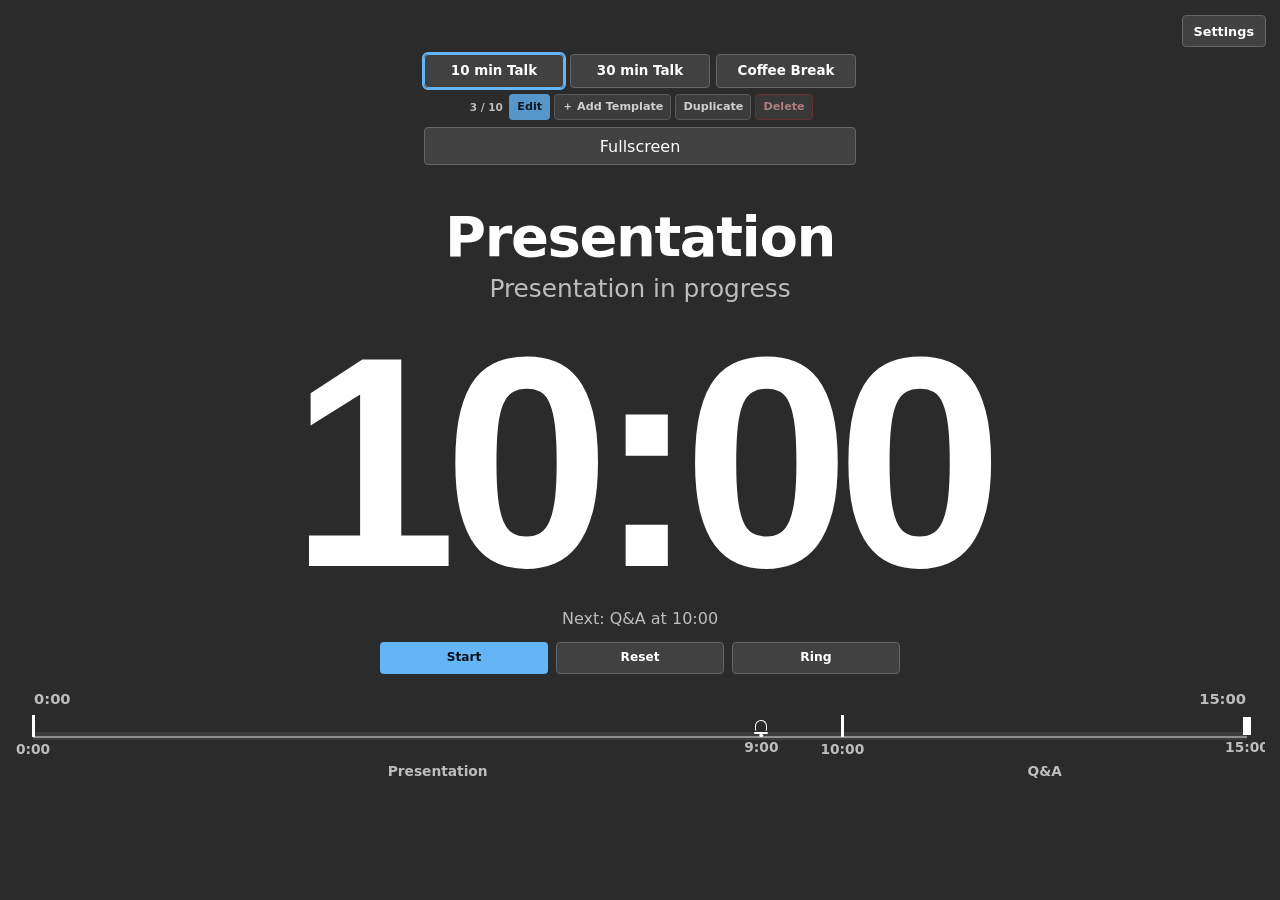
<file: index.html>
<!doctype html>
<html lang="en">
<head>
  <meta charset="utf-8">
  <meta name="viewport" content="width=device-width,initial-scale=1,viewport-fit=cover">
  <meta name="theme-color" content="#2b2b2b">
  <title>Presentation Timer</title>
  <link rel="stylesheet" href="style.css">
</head>
<body class="dark">
  <main class="app-shell" id="appShell">
    <header class="topbar normal-ui">
      <button id="settingsToggle">Settings</button>
    </header>

    <section id="settingsPanel" class="settings-panel hidden normal-ui">
      <h2 id="generalHeading">General</h2>
      <div class="settings-content-grid">
        <div class="general-grid">
          <label><span id="themeLabel">Theme</span>
            <select id="themeSelect">
              <option value="light">Light</option><option value="dark" selected>Dark</option>
              <option value="high-contrast">High Contrast</option><option value="paper">Paper</option>
              <option value="matrix">Matrix</option><option value="tokyo-night">Tokyo Night</option>
              <option value="cyberpunk">Cyberpunk</option><option value="solarized">Solarized</option>
            </select>
          </label>
          <label><span id="languageLabel">Language</span>
            <select id="languageSelect"><option value="en">English</option><option value="ja">日本語</option></select>
          </label>
        <label><span id="timerSizeLabel">Timer Font Size (px)</span>
          <input id="timerSizeSelect" type="number" inputmode="numeric" min="72" max="320" step="4" value="300" aria-label="Timer Font Size in pixels">
        </label>
        </div>
        <div class="setting-actions general-actions">
          <button id="saveFile">Save Settings</button>
          <button id="loadFile">Load Settings</button>
          <input id="loadFileInput" type="file" accept="application/json,.json" hidden>
          <button id="restoreDefaults">Restore Defaults</button>
          <button id="clearData" class="danger-soft">Clear Local Data</button>
        </div>
      </div>
      <div id="saveStatus" class="status-line"></div>
    </section>

    <section class="template-switch-row normal-ui">
<nav id="mainTemplateButtons" class="template-bar" aria-label="Templates"></nav>
      <div class="template-actions" aria-label="Template actions">
        <span id="templateCount" class="template-count">3 / 10</span>
        <span id="editModeStatus" class="edit-mode-status hidden">Edit Mode · Changes are saved automatically</span>
        <button id="editToggle" class="primary template-edit-btn">Edit</button>
        <button id="addTemplate" class="template-manage-btn">＋ Add Template</button>
        <button id="duplicateTemplate" class="template-manage-btn">Duplicate</button>
        <button id="deleteTemplate" class="template-manage-btn danger-soft">Delete</button>
      </div>
      <div class="template-fullscreen-row">
        <button id="fullscreenBtn">Fullscreen</button>
      </div>
    </section>

    <section id="templateEditor" class="template-editor hidden normal-ui">
      <div class="template-editor-head">
        <div class="eyebrow" id="templateSettingsLabel">Template Settings</div>
      </div>
      <div class="template-settings-grid compact-settings">
        <label><span id="templateTitleLabel">Template title</span><input id="templateTitle" type="text"></label>
        <label><span id="snapLabel">Snap</span>
          <select id="snapSelect"><option value="60">1 min</option><option value="30" selected>30 sec</option><option value="10">10 sec</option><option value="1">1 sec</option></select>
        </label>
        <fieldset class="inline-choice">
          <legend id="countModeLabel">Count mode</legend>
          <label><input type="radio" name="countMode" value="down" checked><span>Count Down</span></label>
          <label><input type="radio" name="countMode" value="up"><span>Count Up</span></label>
        </fieldset>
        <label class="check-setting"><input id="timelineControl" type="checkbox"><span id="timelineControlLabel">Enable Timeline Control</span></label>
        <label class="check-setting"><input id="overtimeAlertEnabled" type="checkbox"><span id="overtimeAlertLabel">Overtime Alert (+3:00)</span></label>
        <label><span id="manualBellLabel">Manual Bell Count</span><input id="manualBellCount" type="number" min="1" max="8" value="4"></label>
        <label><span id="volumeText">Bell Volume</span> <span id="volumeLabel">100%</span><input id="bellVolume" type="range" min="0" max="100" value="100"></label>
      </div>
    </section>

    <section id="editorToolbar" class="toolbar hidden normal-ui">
      <span class="toolbar-label" id="toolLabel">Tool</span>
      <button class="tool active" data-tool="select" id="selectTool">Select</button>
      <button class="tool" data-tool="alert" id="alertTool">Alert Bell</button>
      <button class="tool" data-tool="event" id="eventTool">Event</button>
      <span class="toolbar-hint" id="toolbarHint">Click the bar to add. Grab a marker to move it.</span>
    </section>

    <div id="runtimeStage" class="runtime-stage">
    <section class="timeline-card persistent-ui">
      <div class="timeline-caption-row"><span id="startLabel">0:00</span><span id="endLabel">15:00</span></div>
      <div id="timeline" class="timeline">
        <div id="segments" class="segments"></div><div class="track-line"></div><div id="playhead" class="playhead"></div><div id="markerLayer" class="marker-layer"></div>
      </div>
      <div id="phaseLabels" class="phase-labels"></div>
    </section>

    <section class="timer-card persistent-ui" id="timerCard">
      <div id="activeTitle" class="active-title">Presentation</div>
      <div id="activeMessage" class="active-message">Presentation in progress</div>
      <div id="mainTime" class="main-time">10:00</div>
      <div id="nextInfo" class="next-info">Next: Q&amp;A at 10:00</div>
      <div class="runtime-controls">
        <div class="controls controls-primary">
          <button id="startPause" class="primary">Start</button>
          <button id="resetBtn">Reset</button>
          
        </div>
        <button id="ringBtn" class="ring-wide">Ring</button>
      </div>
    </section>

    </div>

    <section id="scheduleCard" class="table-card normal-ui hidden">
      <div class="section-title-row"><h2 id="scheduleHeading">Schedule</h2><span id="syncHint">Timeline and rows stay synchronized.</span></div>
      <div class="table-wrap"><table><thead><tr><th id="thTime">Time</th><th id="thType">Type</th><th id="thBell">Bell</th><th id="thTitle">Title</th><th id="thMessage">Message</th><th id="thActions">Actions</th></tr></thead><tbody id="scheduleBody"></tbody></table></div>
    </section>

    <div id="editBottomStage" class="edit-bottom-stage hidden normal-ui"></div>
  </main>
  <script src="app.js"></script>
</div>

</body>
</html>
</file>
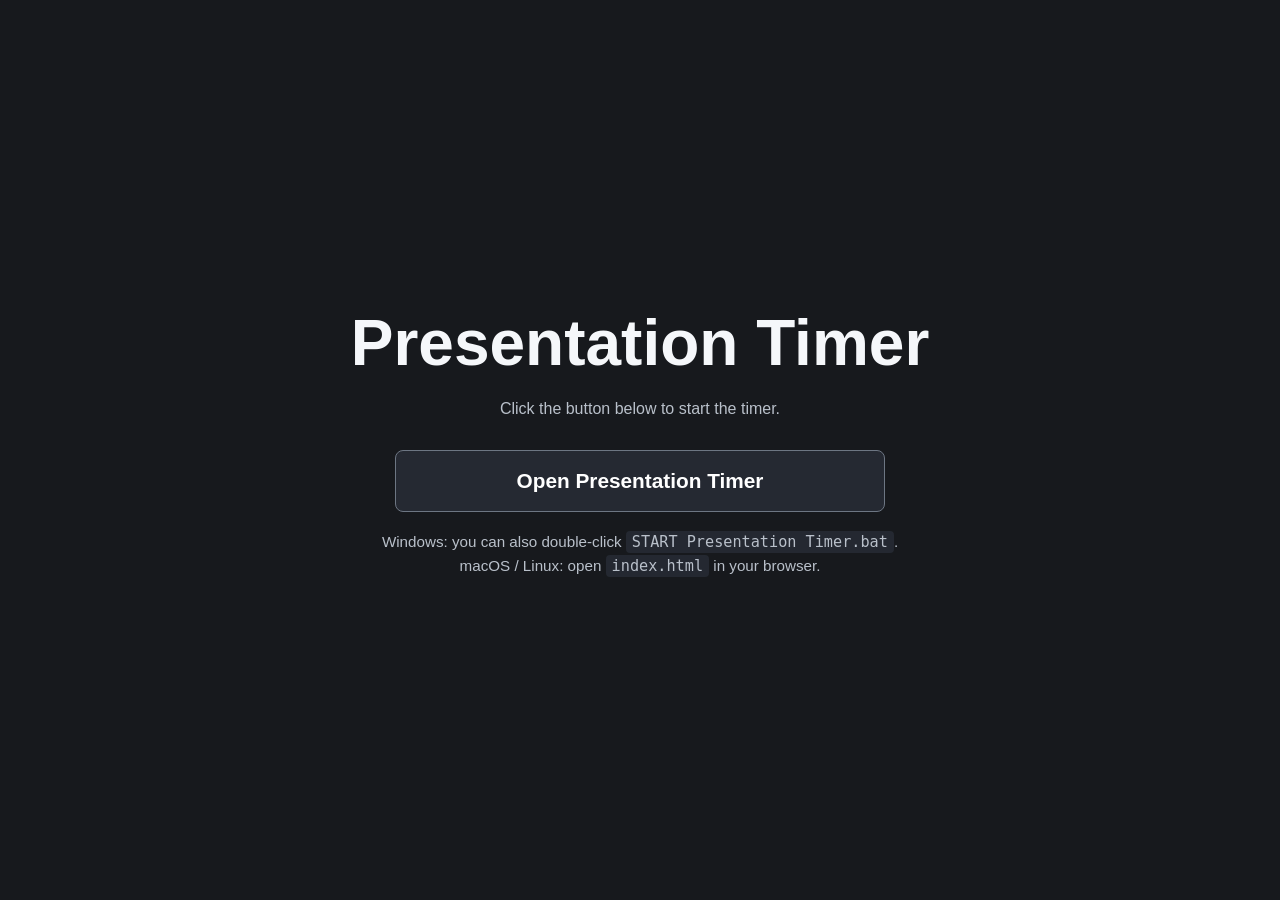
<file: 00_START_HERE.html>
<!doctype html>
<html lang="en">
<head>
  <meta charset="utf-8">
  <meta name="viewport" content="width=device-width,initial-scale=1">
  <title>Start Presentation Timer</title>
  <style>
    :root{color-scheme:dark light}
    body{
      margin:0;
      min-height:100vh;
      display:grid;
      place-items:center;
      font-family:Arial,Helvetica,sans-serif;
      background:#17191d;
      color:#f5f7fa;
    }
    main{
      width:min(680px,calc(100% - 32px));
      text-align:center;
    }
    h1{font-size:clamp(2rem,6vw,4rem);margin:0 0 12px}
    p{color:#b9c0ca;line-height:1.6}
    a{
      display:block;
      margin:28px auto 18px;
      padding:18px 24px;
      max-width:440px;
      border:1px solid #6d7683;
      border-radius:8px;
      color:#fff;
      text-decoration:none;
      font-size:1.3rem;
      font-weight:700;
      background:#252932;
    }
    a:hover{background:#303641}
    .small{font-size:.95rem}
    code{background:#242831;padding:2px 6px;border-radius:4px}
  </style>
</head>
<body>
  <main>
    <h1>Presentation Timer</h1>
    <p>Click the button below to start the timer.</p>
    <a href="index.html">Open Presentation Timer</a>
    <p class="small">
      Windows: you can also double-click <code>START Presentation Timer.bat</code>.<br>
      macOS / Linux: open <code>index.html</code> in your browser.
    </p>
  </main>
</body>
</html>
</file>
<file: style.css>
*{box-sizing:border-box}:root{--bg:#fff;--text:#111;--muted:#666;--panel:#f5f5f5;--panel2:#eee;--border:#aaa;--input:#fff;--accent:#4aa3ff;--alert:#ffd166;--event:#75d98b;--danger:#ff6b6b;--segA:#e9edf2;--segB:#dde5ec;--play:#111}
body.dark{--bg:#2b2b2b;--text:#fff;--muted:#bdbdbd;--panel:#353535;--panel2:#414141;--border:#666;--input:#333;--accent:#64b5f6;--segA:#3a4652;--segB:#333d47;--play:#fff}
body.high-contrast{--bg:#000;--text:#fff;--muted:#ddd;--panel:#090909;--panel2:#151515;--border:#fff;--input:#000;--accent:#00ffff;--alert:#ffe600;--event:#00ff66;--segA:#111;--segB:#222;--play:#fff}
body.paper{--bg:#f4efe3;--text:#2b2925;--muted:#777066;--panel:#ebe3d3;--panel2:#efe8da;--border:#a89d89;--input:#fbf7ee;--accent:#7a5b3a;--alert:#d9a441;--event:#6f9865;--segA:#e5dac5;--segB:#ddd0b9;--play:#2b2925}
body.matrix{--bg:#030806;--text:#39ff78;--muted:#6bcf8c;--panel:#07110b;--panel2:#09150d;--border:#2bdc65;--input:#020603;--accent:#39ff78;--alert:#b8ff39;--event:#39ff78;--segA:#0a1d11;--segB:#0d2616;--play:#b8ff39;font-family:"Courier New",monospace}
body.tokyo-night{--bg:#1a1b26;--text:#c0caf5;--muted:#737aa2;--panel:#24283b;--panel2:#2a2e43;--border:#565f89;--input:#1f2335;--accent:#7dcfff;--alert:#e0af68;--event:#9ece6a;--segA:#292e45;--segB:#22263a;--play:#7dcfff}
body.cyberpunk{--bg:#08090d;--text:#f8f8f2;--muted:#a9a9b2;--panel:#14161d;--panel2:#181b23;--border:#f5e642;--input:#0e1016;--accent:#00f0ff;--alert:#f5e642;--event:#00ff9f;--segA:#1a1d26;--segB:#11141b;--play:#ff2a6d}
body.solarized{--bg:#002b36;--text:#eee8d5;--muted:#839496;--panel:#073642;--panel2:#0b3b47;--border:#586e75;--input:#073642;--accent:#2aa198;--alert:#b58900;--event:#859900;--segA:#0a414c;--segB:#073946;--play:#268bd2}
body{margin:0;background:var(--bg);color:var(--text);font-family:Inter,ui-sans-serif,system-ui,-apple-system,"Segoe UI",sans-serif;transition:.15s background,.15s color}button,input,select{font:inherit}button{cursor:pointer;border:1px solid var(--border);background:var(--panel2);color:var(--text);padding:8px 13px;border-radius:4px}button:hover{filter:brightness(1.08)}button:disabled{opacity:.45;cursor:not-allowed}.primary{background:var(--accent);color:#07131d;border-color:transparent;font-weight:850}.app-shell{width:min(1260px,calc(100% - 28px));margin:auto;padding:14px 0 36px}.topbar{display:flex;justify-content:space-between;align-items:center;gap:12px;margin-bottom:10px}.topbar h1{font-size:clamp(1.25rem,2.3vw,1.85rem);margin:0}.top-actions{display:flex;gap:7px;flex-wrap:wrap;justify-content:flex-end}.hidden{display:none!important}.settings-panel,.timeline-card,.timer-card,.marker-editor,.table-card,.toolbar,.template-editor{background:var(--panel);border:1px solid var(--border);border-radius:5px}.settings-panel{padding:13px;margin-bottom:10px}.settings-panel>h2{font-size:1rem;margin:0 0 10px}.general-grid{display:grid;grid-template-columns:repeat(2,minmax(190px,1fr));gap:10px}.settings-panel label,.template-editor label,.marker-editor label{display:grid;gap:5px;font-size:.8rem;color:var(--muted);font-weight:700}.settings-panel input,.settings-panel select,.template-editor input,.template-editor select,.marker-editor input{width:100%;padding:8px 9px;border:1px solid var(--border);border-radius:3px;background:var(--input);color:var(--text)}.setting-actions{display:flex;gap:7px;flex-wrap:wrap}.general-actions{margin-top:10px}.status-line{min-height:1.1em;margin-top:7px;font-size:.76rem;color:var(--muted)}.template-bar{display:flex;gap:8px;flex-wrap:wrap;justify-content:center;margin:9px auto 10px}.template-bar button{min-width:130px}.template-bar button.active{outline:2px solid var(--accent);border-color:var(--accent)}.template-editor{padding:13px;margin-bottom:10px}.template-editor-head{display:flex;align-items:center;justify-content:space-between;gap:12px;margin-bottom:10px}.template-editor-head h2{margin:2px 0 0;font-size:1.05rem}.eyebrow{font-size:.72rem;color:var(--muted);text-transform:uppercase;font-weight:800;letter-spacing:.08em}.template-settings-grid{display:grid;grid-template-columns:repeat(4,minmax(150px,1fr));gap:9px}.toolbar{display:flex;align-items:center;gap:7px;padding:9px 11px;margin-bottom:10px;flex-wrap:wrap}.toolbar-label{font-weight:800}.toolbar-hint{color:var(--muted);font-size:.8rem;margin-left:auto}.tool.active{outline:2px solid var(--accent);border-color:var(--accent)}.timeline-card{padding:17px 18px 12px;margin-bottom:10px;overflow:hidden}.timeline-caption-row{display:flex;justify-content:space-between;color:var(--muted);font-size:.8rem;margin-bottom:4px}.timeline{position:relative;height:112px;touch-action:none;user-select:none}.segments{position:absolute;inset:29px 0 29px;overflow:hidden;display:flex;border-radius:2px}.segment:nth-child(odd){background:var(--segA)}.segment:nth-child(even){background:var(--segB)}.track-line{position:absolute;left:0;right:0;top:56px;height:3px;background:var(--muted)}.marker-layer{position:absolute;inset:0}.marker{position:absolute;top:0;transform:translateX(-50%);width:46px;height:100%;display:flex;flex-direction:column;align-items:center;justify-content:center;cursor:grab;z-index:5;touch-action:none}.marker.dragging{cursor:grabbing;z-index:20}.marker::before{content:"";position:absolute;inset:8px 2px 14px;border:1px dashed var(--accent);opacity:0}.marker:hover::before,.marker.selected::before,.marker.dragging::before{opacity:.55}.marker-dot{display:grid;place-items:center;width:29px;height:29px;border-radius:50%;border:2px solid var(--bg);box-shadow:0 0 0 1px color-mix(in srgb,var(--text) 20%,transparent);font-size:.85rem}.marker.alert .marker-dot{background:var(--alert);color:#241d00}.marker.event .marker-dot{background:var(--event);color:#06230f;border-radius:1px;width:9px}.marker-time{margin-top:6px;font-size:.74rem;font-weight:850;background:color-mix(in srgb,var(--bg) 90%,transparent);padding:2px 5px;border-radius:2px;white-space:nowrap}.marker.selected .marker-time{outline:2px solid var(--accent)}.playhead{position:absolute;top:22px;bottom:23px;width:2px;background:var(--play);opacity:0;z-index:4;pointer-events:none}.playhead::after{content:"";position:absolute;top:-4px;left:-3px;width:8px;height:8px;border-radius:50%;background:var(--play)}.phase-labels{position:relative;height:24px;color:var(--muted);font-size:.75rem}.phase-label{position:absolute;transform:translateX(-50%);white-space:nowrap;max-width:160px;overflow:hidden;text-overflow:ellipsis}.marker-editor{padding:13px;margin:-1px 0 10px}.editor-head,.section-title-row{display:flex;justify-content:space-between;align-items:center;gap:10px}.editor-head h2,.section-title-row h2{font-size:1rem;margin:0}.icon-btn{width:32px;height:32px;padding:0}.editor-grid{display:grid;grid-template-columns:120px 140px 120px 1fr;gap:9px;margin-top:10px}.editor-grid .wide{grid-column:span 2}.editor-actions{display:flex;justify-content:flex-end;gap:7px;margin-top:10px}.danger,.danger-soft{border-color:#8a3838;color:#ffb2b2}.timer-card{text-align:center;padding:23px 16px;margin-bottom:10px}.active-title{font-size:clamp(1.8rem,4.3vw,3.2rem);font-weight:900}.active-message{font-size:clamp(1rem,2vw,1.4rem);color:var(--muted);margin-top:4px;min-height:1.4em}.main-time{font-variant-numeric:tabular-nums;font-size:clamp(5.4rem,15vw,10.6rem);font-weight:950;letter-spacing:-.055em;line-height:.92;margin:17px 0 10px}.next-info{color:var(--muted)}.controls{display:flex;justify-content:center;gap:8px;flex-wrap:wrap;margin-top:16px}.table-card{padding:13px}.section-title-row span{font-size:.78rem;color:var(--muted)}.table-wrap{overflow:auto;margin-top:8px}table{width:100%;border-collapse:collapse;min-width:700px}th,td{padding:8px 7px;border-bottom:1px solid var(--border);text-align:left}th{font-size:.72rem;color:var(--muted);text-transform:uppercase}.type-pill{display:inline-block;border-radius:2px;padding:3px 6px;font-size:.7rem;font-weight:800}.type-pill.alert{background:color-mix(in srgb,var(--alert) 18%,transparent);color:var(--alert)}.type-pill.event{background:color-mix(in srgb,var(--event) 16%,transparent);color:var(--event)}.type-pill.boundary{background:color-mix(in srgb,var(--accent) 14%,transparent);color:var(--accent)}body.session-over .main-time,body.session-over .next-info{color:var(--danger)}
body.session-over .main-time{font-weight:850}
body:not(.timeline-control-enabled) .timeline{cursor:default}body.timeline-control-enabled:not(.editing) .timeline{cursor:pointer}
:fullscreen body,:fullscreen{background:var(--bg)}:fullscreen .app-shell{width:min(1500px,calc(100% - 30px));padding-top:14px}:fullscreen .normal-ui{display:none!important}:fullscreen .template-bar{margin-top:0}:fullscreen .timeline-card{margin-top:10px}:fullscreen .timer-card{min-height:55vh;display:flex;flex-direction:column;justify-content:center}:fullscreen .main-time{font-size:clamp(7rem,19vw,15rem)}
@media(max-width:940px){.template-settings-grid{grid-template-columns:repeat(2,minmax(150px,1fr))}.editor-grid{grid-template-columns:1fr 1fr}.editor-grid .wide{grid-column:1/-1}.toolbar-hint{flex-basis:100%;margin-left:0}}@media(max-width:650px){.app-shell{width:calc(100% - 14px);padding-top:8px}.topbar{align-items:flex-start}.top-actions button{padding:7px 9px}.general-grid,.template-settings-grid{grid-template-columns:1fr 1fr}.timeline-card{padding-inline:9px}.template-bar button{min-width:calc(50% - 5px)}.main-time{font-size:clamp(4.7rem,22vw,7.8rem)}.editor-actions button{flex:1}}@media(max-width:430px){.general-grid,.template-settings-grid{grid-template-columns:1fr}.template-bar button{min-width:100%}}
/* v5: timer-first proportions and editable schedule */
.timeline-card{padding:12px 16px 8px}
.timeline{height:82px}
.segments{inset:22px 0 22px}
.track-line{top:41px}
.playhead{top:15px;bottom:17px}
.marker{width:44px}
.marker-dot{width:27px;height:27px}
.marker::before{inset:3px 2px 8px}
.marker-time{margin-top:4px;font-size:.78rem}
.phase-labels{height:22px;font-size:.8rem}
.timer-card{padding:30px 16px 28px}
.active-title{font-size:clamp(2rem,4.8vw,3.8rem);font-weight:900;letter-spacing:-.025em}
.active-message{font-size:clamp(1.15rem,2.3vw,1.65rem);margin-top:5px}
.main-time{font-family:Arial,"Helvetica Neue",Helvetica,sans-serif;font-size:clamp(6.4rem,17vw,12.5rem);font-weight:800;letter-spacing:-.06em;line-height:.88;margin:22px 0 14px}
.next-info{font-size:clamp(.9rem,1.4vw,1.08rem)}
.table-card.hidden{display:none!important}
.table-card input{width:100%;min-width:76px;padding:6px 7px;border:1px solid var(--border);border-radius:2px;background:var(--input);color:var(--text)}
.table-card .table-title{min-width:150px}.table-card .table-message{min-width:210px}.table-card .table-bell{min-width:62px}
tr.selected-row{background:color-mix(in srgb,var(--accent) 12%,transparent)}
tr.selected-row td:first-child{box-shadow:inset 3px 0 0 var(--accent)}
:fullscreen .main-time{font-size:clamp(8rem,21vw,17rem)}
@media(max-width:650px){.timeline{height:76px}.segments{inset:20px 0}.track-line{top:38px}.main-time{font-size:clamp(5.6rem,26vw,9rem)}}

/* v7 compact template controls */
.template-settings-grid.compact-settings{grid-template-columns:minmax(220px,1.35fr) minmax(130px,.7fr) minmax(240px,1.25fr) minmax(230px,1.2fr) minmax(130px,.65fr) minmax(190px,1fr);align-items:end}
.inline-choice{margin:0;padding:0;border:0;min-width:0}.inline-choice legend{font-size:.8rem;color:var(--muted);font-weight:700;margin-bottom:6px}.inline-choice label{display:inline-flex;align-items:center;gap:5px;margin-right:12px;color:var(--text);font-size:.82rem;font-weight:700}.inline-choice input{width:auto;margin:0}
.check-setting{display:flex!important;align-items:center;gap:8px!important;min-height:38px;color:var(--text)!important}.check-setting input{width:auto!important;margin:0}
.marker.end .marker-dot{background:var(--danger);color:white;border-radius:2px;width:18px;height:18px;font-size:.65rem}
.marker.end::before{border-color:var(--danger)}
body.timeline-control-enabled:not(.editing) .timeline{cursor:grab}body.timeline-control-enabled:not(.editing).scrubbing .timeline{cursor:grabbing}.timeline-control-enabled:not(.editing) .playhead{pointer-events:none}
@media(max-width:1100px){.template-settings-grid.compact-settings{grid-template-columns:repeat(3,minmax(170px,1fr))}}
@media(max-width:700px){.template-settings-grid.compact-settings{grid-template-columns:repeat(2,minmax(145px,1fr))}.inline-choice label{margin-right:8px}}
@media(max-width:430px){.template-settings-grid.compact-settings{grid-template-columns:1fr}}
\n/* v8: distinct editor timeline vs. presentation timeline */
.runtime-stage{display:block}
.edit-bottom-stage{margin-top:10px}
/* Presentation mode: compact, read-only timeline inspired by the classic timer. */
body:not(.editing) .timeline-card{padding:7px 14px 5px;margin:4px 0 8px;background:transparent;border-color:color-mix(in srgb,var(--border) 70%,transparent)}
body:not(.editing) .timeline-caption-row{font-size:.72rem;margin-bottom:1px}
body:not(.editing) .timeline{height:52px}
body:not(.editing) .segments{inset:21px 0 21px;border-radius:1px}
body:not(.editing) .track-line{top:25px;height:2px}
body:not(.editing) .marker{width:34px;height:52px;cursor:default}
body:not(.editing) .marker::before{display:none}
body:not(.editing) .marker-dot{width:20px;height:20px;font-size:.66rem;border-width:1px}
body:not(.editing) .marker.event .marker-dot{width:6px;height:24px;border-radius:0}
body:not(.editing) .marker-time{font-size:.64rem;margin-top:2px;padding:0 3px;background:transparent}
body:not(.editing) .phase-labels{height:22px;font-size:.82rem;font-weight:700}
body:not(.editing) .playhead{top:15px;bottom:15px}
/* Edit mode: timeline becomes the large manipulation surface at the bottom. */
body.editing .edit-bottom-stage .timeline-card{margin-top:10px;padding:14px 16px 9px;border-width:1px}
body.editing .edit-bottom-stage .timeline{height:92px}
body.editing .edit-bottom-stage .segments{inset:26px 0}
body.editing .edit-bottom-stage .track-line{top:45px;height:3px}
body.editing .edit-bottom-stage .marker{height:92px;width:48px;cursor:grab}
body.editing .edit-bottom-stage .marker.dragging{cursor:grabbing}
body.editing .edit-bottom-stage .timer-card{margin-top:10px;margin-bottom:0;padding:16px 14px}
body.editing .edit-bottom-stage .main-time{font-size:clamp(4.2rem,10vw,7rem);margin:8px 0 5px}
body.editing .edit-bottom-stage .active-title{font-size:clamp(1.3rem,2.4vw,2rem)}
body.editing .edit-bottom-stage .active-message{font-size:.95rem}
body.editing .edit-bottom-stage .controls{display:none}
/* Schedule remains above the editor timeline; the time preview is deliberately last. */
body.editing #scheduleCard{margin-bottom:0}
@media(max-width:650px){
 body:not(.editing) .timeline{height:48px}
 body:not(.editing) .track-line{top:23px}
 body:not(.editing) .segments{inset:20px 0}
 body.editing .edit-bottom-stage .timeline{height:84px}
 body.editing .edit-bottom-stage .track-line{top:41px}
}


/* v10: presentation timeline sits directly below the main timer */
body:not(.editing) .runtime-stage{display:flex;flex-direction:column;gap:0}
body:not(.editing) .timer-card{order:1;margin-bottom:0;border-bottom-left-radius:0;border-bottom-right-radius:0;padding-bottom:20px}
body:not(.editing) .timeline-card{order:2;margin:0 0 10px;border-top:0;border-top-left-radius:0;border-top-right-radius:0;padding-top:4px}

/* Fullscreen should use the available height instead of leaving a large empty lower half. */
:fullscreen .app-shell{min-height:100vh;padding:8px 0 10px;display:flex;flex-direction:column}
:fullscreen .template-bar{flex:0 0 auto;margin:4px auto 4px}
:fullscreen .runtime-stage{flex:1 1 auto;display:flex;flex-direction:column;justify-content:center;min-height:0}
:fullscreen .timer-card{min-height:0!important;flex:0 0 auto;padding:10px 16px 8px;margin:0}
:fullscreen .active-title{font-size:clamp(2rem,4.2vw,4rem)}
:fullscreen .active-message{font-size:clamp(1rem,2vw,1.55rem)}
:fullscreen .main-time{font-size:clamp(7rem,18vw,14rem);margin:10px 0 6px;line-height:.86}
:fullscreen .next-info{font-size:clamp(.85rem,1.3vw,1.05rem)}
:fullscreen .controls{margin-top:9px}
:fullscreen .timeline-card{flex:0 0 auto;margin:0;border-top:0;padding:3px 14px 3px}
:fullscreen body:not(.editing) .timeline{height:44px}
:fullscreen body:not(.editing) .track-line{top:21px}
:fullscreen body:not(.editing) .segments{inset:18px 0}
:fullscreen body:not(.editing) .marker{height:44px}
:fullscreen body:not(.editing) .playhead{top:12px;bottom:12px}
:fullscreen body:not(.editing) .phase-labels{height:16px}

@media(max-height:700px){
  :fullscreen .main-time{font-size:clamp(5.8rem,16vw,11rem);margin:6px 0 4px}
  :fullscreen .active-title{font-size:clamp(1.7rem,3.5vw,3rem)}
  :fullscreen .timer-card{padding-top:6px}
  :fullscreen .template-bar{margin:2px auto}
}

/* v11: clearer controls and schedule-only marker editing */
.topbar{justify-content:space-between}.topbar #settingsToggle{margin-left:auto}
.template-switch-row{display:flex;align-items:center;justify-content:center;gap:10px;margin:6px 0 10px;flex-wrap:wrap}
.template-switch-row .template-bar{margin:0}
.template-edit-btn{white-space:nowrap}
.table-actions{white-space:nowrap;min-width:128px}.mini-action{padding:5px 8px;font-size:.76rem;margin:2px}
.timer-card .controls{display:flex;justify-content:center;gap:8px;flex-wrap:wrap}
#fullscreenBtn{margin-left:10px}
@media(max-width:650px){.template-switch-row{align-items:stretch}.template-switch-row .template-bar{width:100%}.template-edit-btn{width:min(220px,100%)}#fullscreenBtn{margin-left:0}}


/* v12: classic presentation-mode display + simple CSS bell */
.simple-bell{position:relative;display:inline-block;width:12px;height:11px;border:1.7px solid currentColor;border-bottom:0;border-radius:7px 7px 2px 2px;box-sizing:border-box}
.simple-bell::before{content:"";position:absolute;left:50%;bottom:-3px;width:14px;height:1.7px;background:currentColor;transform:translateX(-50%);border-radius:2px}
.simple-bell::after{content:"";position:absolute;left:50%;bottom:-6px;width:3.5px;height:3.5px;background:currentColor;transform:translateX(-50%);border-radius:50%}
.simple-end{display:block;width:8px;height:18px;background:currentColor;border-radius:0}

/* Presentation mode should visually match the classic timer: timer first, minimal chrome. */
body:not(.editing) .timer-card{
  background:transparent;
  border-color:transparent;
  box-shadow:none;
  padding:28px 12px 15px;
}
body:not(.editing) .active-title{font-size:clamp(2.1rem,4.7vw,3.8rem);line-height:1.05;font-weight:850}
body:not(.editing) .active-message{font-size:clamp(1.05rem,2vw,1.45rem);margin-top:7px}
body:not(.editing) .main-time{
  font-family:Arial,Helvetica,sans-serif;
  font-variant-numeric:tabular-nums;
  font-size:clamp(7.2rem,19vw,14.5rem);
  font-weight:700;
  letter-spacing:.02em;
  line-height:1;
  margin:14px 0 16px;
}
body:not(.editing) .next-info{font-size:.9rem}
body:not(.editing) .timeline-card{
  background:transparent;
  border-color:transparent;
  box-shadow:none;
  padding:0 18px 8px;
  margin:0 0 8px;
}
body:not(.editing) .timeline-caption-row{font-size:.86rem;font-weight:700;margin-bottom:2px;padding:0 1px}
body:not(.editing) .timeline{height:54px}
body:not(.editing) .segments{inset:23px 0 23px;background:transparent;border-radius:0}
body:not(.editing) .segment:nth-child(odd),body:not(.editing) .segment:nth-child(even){background:color-mix(in srgb,var(--text) 8%,transparent)}
body:not(.editing) .track-line{top:27px;height:2px;background:color-mix(in srgb,var(--text) 42%,transparent)}
body:not(.editing) .marker{width:30px;height:54px}
body:not(.editing) .marker-dot{width:18px;height:18px;border:0;box-shadow:none;background:transparent!important;color:var(--text);font-size:0}
body:not(.editing) .marker.alert .marker-dot{color:var(--text)}
body:not(.editing) .marker.event .marker-dot{width:3px;height:22px;background:var(--text)!important;border:0}
body:not(.editing) .marker.event .marker-dot::before,body:not(.editing) .marker.event .marker-dot::after{display:none}
body:not(.editing) .marker-time{font-size:.78rem;font-weight:750;color:var(--muted);margin-top:4px;padding:0;background:transparent}
body:not(.editing) .phase-labels{height:22px;font-size:.82rem;font-weight:700}
body:not(.editing) .playhead{top:16px;bottom:13px;width:2px}

/* Keep the edit timeline more explicit and manipulable. */
body.editing .marker.alert .marker-dot{background:var(--alert);color:#241d00}
body.editing .marker.alert .simple-bell{width:12px;height:11px}
body.editing .marker.end .marker-dot{background:var(--accent);color:var(--bg)}

:fullscreen body:not(.editing) .timer-card{padding:8px 12px 6px}
:fullscreen body:not(.editing) .main-time{font-size:clamp(8rem,20vw,16rem);margin:12px 0 8px}
:fullscreen body:not(.editing) .timeline-card{padding:0 20px 4px}
:fullscreen body:not(.editing) .timeline{height:50px}
:fullscreen body:not(.editing) .track-line{top:25px}

@media(max-width:650px){
  body:not(.editing) .timer-card{padding:22px 8px 12px}
  body:not(.editing) .main-time{font-size:clamp(5.8rem,27vw,9.5rem);margin:17px 0 10px}
  body:not(.editing) .timeline-card{padding-inline:8px}
}

/* v14: editable Session End boundary + relative overtime workspace */
body.editing .timeline{--session-pct:75%}
body.editing .segments{right:auto;width:var(--session-pct)}
body.editing .track-line{right:auto;width:var(--session-pct)}
body.editing .timeline::after{
  content:"";
  position:absolute;
  left:var(--session-pct);
  right:0;
  top:45px;
  border-top:2px dashed color-mix(in srgb,var(--danger) 48%,var(--muted));
  opacity:.72;
  pointer-events:none;
}
body.editing .marker.end{width:58px;z-index:12;cursor:ew-resize}
body.editing .marker.end .marker-dot{
  width:20px;height:34px;border:0;border-radius:2px;
  background:var(--accent);color:var(--bg);
  box-shadow:0 0 0 2px color-mix(in srgb,var(--accent) 25%,transparent);
}
body.editing .marker.end .simple-end{width:5px;height:24px;background:currentColor}
body.editing .marker.end .marker-time{font-weight:900;color:var(--accent)}
body.editing .marker.ot{width:52px;z-index:10;cursor:ew-resize}
body.editing .marker.ot .marker-dot{background:transparent;color:var(--danger);border:0;box-shadow:none}
body.editing .marker.ot .marker-time{color:var(--danger);font-weight:900}
body.editing .marker.ot::before{border-color:var(--danger)}
.type-pill.ot{background:color-mix(in srgb,var(--danger) 14%,transparent);color:var(--danger)}
body:not(.editing) .marker.ot{display:none}

@media(max-width:650px){
  body.editing .timeline::after{top:41px}
}

/* v15: production display typography closer to the classic Presentation Timer */
:fullscreen body:not(.editing) .main-time{font-family:Arial,Helvetica,sans-serif;font-weight:700;letter-spacing:.02em;line-height:1}
:fullscreen body:not(.editing) .timeline-caption-row{font-size:clamp(.9rem,1.4vw,1.15rem)}
:fullscreen body:not(.editing) .marker-time{font-size:clamp(.8rem,1.2vw,1rem)}
:fullscreen body:not(.editing) .phase-labels{font-size:clamp(.86rem,1.25vw,1.05rem)}

/* v16: compact template management and title-free header */
.topbar{min-height:38px;justify-content:flex-end}
.template-switch-row{display:flex;align-items:center;justify-content:center;gap:12px;flex-wrap:wrap;margin:6px 0 10px}
.template-switch-row .template-bar{display:flex;justify-content:center;flex-wrap:wrap;gap:6px;margin:0;flex:1 1 480px;max-width:900px}
.template-actions{display:flex;align-items:center;justify-content:center;gap:6px;flex-wrap:wrap;flex:0 1 auto}
.template-count{font-size:.76rem;color:var(--muted);font-weight:700;min-width:34px;text-align:center}
.template-manage-btn,.template-edit-btn{white-space:nowrap}
.template-manage-btn{padding:7px 10px}
@media(max-width:760px){
  .template-switch-row{gap:8px}
  .template-switch-row .template-bar{flex-basis:100%;max-width:none}
  .template-actions{width:100%}
  .template-actions button{flex:1 1 130px}
  .template-count{flex:0 0 100%;margin-bottom:1px}
}


/* v17 — clearer visual hierarchy for template selection vs. management */
.template-switcher,
.template-buttons,
#templateButtons {
  display: flex;
  flex-wrap: wrap;
  justify-content: center;
  gap: 10px;
}

.template-switcher button,
.template-buttons button,
#templateButtons button {
  min-height: 44px;
  padding: 10px 16px;
  font-size: 0.98rem;
  font-weight: 700;
}

/* Template-management actions should look secondary, not like template choices. */
.template-actions,
.template-management,
#templateActions {
  display: flex;
  flex-wrap: wrap;
  justify-content: center;
  align-items: center;
  gap: 7px;
}

#editTemplateBtn,
#addTemplateBtn,
#duplicateTemplateBtn,
#deleteTemplateBtn,
.template-actions button,
.template-management button,
#templateActions button {
  min-height: 31px !important;
  padding: 5px 9px !important;
  font-size: 0.80rem !important;
  font-weight: 600 !important;
  opacity: 0.82;
}

#editTemplateBtn {
  border-style: dashed;
}

#deleteTemplateBtn {
  opacity: 0.68;
}

@media (max-width: 640px) {
  .template-switcher button,
  .template-buttons button,
  #templateButtons button {
    min-height: 42px;
    padding: 9px 12px;
    font-size: 0.92rem;
  }

  #editTemplateBtn,
  #addTemplateBtn,
  #duplicateTemplateBtn,
  #deleteTemplateBtn,
  .template-actions button,
  .template-management button,
  #templateActions button {
    min-height: 30px !important;
    padding: 5px 8px !important;
    font-size: 0.76rem !important;
  }
}


/* v17 refinement: template choices are primary; management actions are secondary. */
.template-row {
  align-items: center;
}
#mainTemplateButtons button {
  min-height: 46px;
  padding: 10px 18px;
  font-size: 1rem;
  font-weight: 700;
}
.template-actions {
  padding-left: 8px;
  border-left: 1px solid var(--border, rgba(127,127,127,.28));
}
.template-actions button {
  min-height: 30px !important;
  padding: 5px 9px !important;
  font-size: .78rem !important;
  font-weight: 600 !important;
  opacity: .78;
}
#editToggle {
  border-style: dashed;
}
#deleteTemplate {
  opacity: .62;
}
@media (max-width: 720px) {
  .template-actions {
    padding-left: 0;
    border-left: 0;
    border-top: 1px solid var(--border, rgba(127,127,127,.28));
    padding-top: 7px;
  }
  .template-actions button {
    flex: 0 1 auto !important;
  }
}


/* v18: compact General layout */
.settings-content-grid{
  display:grid;
  grid-template-columns:minmax(220px,1fr) minmax(260px,1fr);
  gap:20px;
  align-items:start;
}
.settings-content-grid .general-grid{
  display:grid;
  grid-template-columns:1fr;
  gap:10px;
}
.settings-content-grid .general-actions{
  display:grid;
  grid-template-columns:1fr 1fr;
  gap:8px;
  margin-top:0;
}
.settings-content-grid .general-actions button{
  width:100%;
}

/* v18: runtime controls */
.runtime-controls{
  width:min(720px,100%);
  margin:18px auto 0;
}
.controls-primary{
  display:grid !important;
  grid-template-columns:repeat(3,minmax(0,1fr));
  gap:10px;
  width:100%;
}
.controls-primary button{
  width:100%;
}
.ring-wide{
  width:100%;
  min-height:44px;
  margin-top:10px;
  font-weight:700;
}

/* fullscreen keeps the same visual structure */
:fullscreen .runtime-controls,
:-webkit-full-screen .runtime-controls{
  width:min(820px,92vw);
}

@media (max-width:720px){
  .settings-content-grid{
    grid-template-columns:1fr;
  }
  .settings-content-grid .general-actions{
    grid-template-columns:1fr 1fr;
  }
}
@media (max-width:460px){
  .settings-content-grid .general-actions{
    grid-template-columns:1fr;
  }
  .controls-primary{
    gap:6px;
  }
  .controls-primary button{
    padding-left:6px;
    padding-right:6px;
    font-size:.86rem;
  }
}


/* v19: compact and vertically consistent controls */

/* Template selection buttons: match general Settings action height */
#mainTemplateButtons button,
.template-bar button,
.template-switch-row nav button{
  min-height:34px !important;
  padding:5px 11px !important;
  font-size:.84rem !important;
  font-weight:650 !important;
  line-height:1.15 !important;
}

/* Template management buttons stay slightly smaller/secondary */
.template-actions button{
  min-height:30px !important;
  padding:4px 8px !important;
  font-size:.76rem !important;
}

/* Runtime controls all share one exact width container */
.runtime-controls{
  width:min(500px, 90vw) !important;
  margin:14px auto 0 !important;
  padding:0 !important;
  box-sizing:border-box !important;
}
.controls-primary{
  display:grid !important;
  grid-template-columns:repeat(3, minmax(0,1fr)) !important;
  gap:7px !important;
  width:100% !important;
  margin:0 !important;
  padding:0 !important;
}
.controls-primary button{
  min-height:33px !important;
  height:33px !important;
  padding:4px 8px !important;
  font-size:.79rem !important;
  font-weight:600 !important;
  line-height:1 !important;
  width:100% !important;
  box-sizing:border-box !important;
}
.ring-wide{
  display:block !important;
  width:100% !important;
  max-width:none !important;
  min-height:33px !important;
  height:33px !important;
  margin:7px 0 0 0 !important;
  padding:4px 8px !important;
  box-sizing:border-box !important;
  font-size:.80rem !important;
  font-weight:700 !important;
  line-height:1 !important;
}

/* Keep fullscreen exactly aligned too */
:fullscreen .runtime-controls,
:-webkit-full-screen .runtime-controls{
  width:min(520px, 88vw) !important;
}

/* General settings buttons use the same compact height */
.settings-content-grid .general-actions button{
  min-height:34px !important;
  padding:5px 10px !important;
  font-size:.82rem !important;
}

@media (max-width:520px){
  #mainTemplateButtons button,
  .template-bar button,
  .template-switch-row nav button{
    min-height:33px !important;
    padding:4px 9px !important;
    font-size:.80rem !important;
  }
  .runtime-controls{
    width:min(94vw, 460px) !important;
  }
  .controls-primary{
    gap:5px !important;
  }
  .controls-primary button,
  .ring-wide{
    height:32px !important;
    min-height:32px !important;
    font-size:.75rem !important;
  }
}


/* v20: fine alignment for General Settings */
.settings-panel{
  padding-top:14px !important;
}
.settings-content-grid{
  grid-template-columns:minmax(240px,1fr) minmax(260px,1fr) !important;
  gap:16px !important;
  align-items:start !important;
}
.settings-content-grid .general-grid{
  display:grid !important;
  grid-template-columns:1fr !important;
  gap:8px !important;
  margin:0 !important;
  padding:0 !important;
}
.settings-content-grid .general-grid label{
  display:grid !important;
  grid-template-columns:92px minmax(0,1fr) !important;
  align-items:center !important;
  gap:10px !important;
  min-height:34px !important;
  margin:0 !important;
}
.settings-content-grid .general-grid label > span{
  margin:0 !important;
  line-height:1.1 !important;
}
.settings-content-grid .general-grid select{
  width:100% !important;
  height:34px !important;
  min-height:34px !important;
  box-sizing:border-box !important;
  margin:0 !important;
}
.settings-content-grid .general-actions{
  display:grid !important;
  grid-template-columns:1fr 1fr !important;
  gap:8px !important;
  margin:0 !important;
  padding:0 !important;
  align-content:start !important;
}
.settings-content-grid .general-actions button{
  height:34px !important;
  min-height:34px !important;
  margin:0 !important;
  box-sizing:border-box !important;
}
#saveStatus{
  margin-top:8px !important;
}

@media (max-width:720px){
  .settings-content-grid{
    grid-template-columns:1fr !important;
    gap:12px !important;
  }
  .settings-content-grid .general-grid label{
    grid-template-columns:84px minmax(0,1fr) !important;
  }
}
@media (max-width:430px){
  .settings-content-grid .general-actions{
    grid-template-columns:1fr !important;
  }
}


/* v21: exact alignment for Start/Reset/Fullscreen row and Ring */
.runtime-controls{
  display:grid !important;
  grid-template-columns:repeat(3, minmax(0, 1fr)) !important;
  gap:7px !important;
  width:min(500px, 90vw) !important;
  margin:14px auto 0 !important;
  padding:0 !important;
  box-sizing:border-box !important;
  align-items:stretch !important;
}
.controls-primary{
  display:contents !important;
  margin:0 !important;
  padding:0 !important;
}
.controls-primary button{
  width:100% !important;
  min-height:33px !important;
  height:33px !important;
  padding:4px 8px !important;
  font-size:.79rem !important;
  font-weight:600 !important;
  line-height:1 !important;
  box-sizing:border-box !important;
  margin:0 !important;
}
.ring-wide{
  grid-column:1 / -1 !important;
  width:100% !important;
  min-height:33px !important;
  height:33px !important;
  padding:4px 8px !important;
  font-size:.80rem !important;
  font-weight:700 !important;
  line-height:1 !important;
  box-sizing:border-box !important;
  margin:0 !important;
  justify-self:stretch !important;
}
:fullscreen .runtime-controls,
:-webkit-full-screen .runtime-controls{
  width:min(520px, 88vw) !important;
}
@media (max-width:520px){
  .runtime-controls{
    width:min(94vw, 460px) !important;
    gap:5px !important;
  }
  .controls-primary button,
  .ring-wide{
    min-height:32px !important;
    height:32px !important;
    font-size:.75rem !important;
  }
}


/* v22: tighter controls, larger timer and runtime timeline labels */
.runtime-controls{
  width:min(430px, 86vw) !important;
}
.controls-primary button{
  min-height:32px !important;
  height:32px !important;
  padding:4px 7px !important;
  font-size:.76rem !important;
  white-space:nowrap !important;
}
.ring-wide{
  min-height:32px !important;
  height:32px !important;
  padding:4px 7px !important;
  font-size:.77rem !important;
  white-space:nowrap !important;
}
:fullscreen .runtime-controls,
:-webkit-full-screen .runtime-controls{
  width:min(450px, 84vw) !important;
}

/* Larger main timer */
.main-time{
  font-size:clamp(6.2rem, 17vw, 12.2rem) !important;
  line-height:.88 !important;
  margin:18px 0 12px !important;
}

/* Larger runtime timeline text */
.runtime-stage .timeline-caption-row{
  font-size:.92rem !important;
  font-weight:700 !important;
}
.runtime-stage .marker-time{
  font-size:.86rem !important;
  font-weight:850 !important;
}
.runtime-stage .phase-labels,
.runtime-stage .phase-label{
  font-size:.86rem !important;
  font-weight:700 !important;
}
.runtime-stage .next-info{
  font-size:1rem !important;
}
.runtime-stage .active-message{
  font-size:clamp(1.08rem, 2.2vw, 1.55rem) !important;
}
.runtime-stage .active-title{
  font-size:clamp(2rem, 4.6vw, 3.5rem) !important;
}

@media (max-width:520px){
  .runtime-controls{
    width:min(88vw, 390px) !important;
  }
  .controls-primary button,
  .ring-wide{
    min-height:31px !important;
    height:31px !important;
    font-size:.72rem !important;
    padding:3px 5px !important;
  }
  .main-time{
    font-size:clamp(5.6rem, 24vw, 9rem) !important;
  }
  .runtime-stage .timeline-caption-row,
  .runtime-stage .marker-time,
  .runtime-stage .phase-labels,
  .runtime-stage .phase-label{
    font-size:.82rem !important;
  }
}


/* v23: template switching while in Edit mode */
.switch-modal{position:fixed;inset:0;z-index:2000;display:grid;place-items:center;background:rgba(0,0,0,.52);padding:18px}
.switch-modal-card{width:min(460px,calc(100vw - 36px));background:var(--panel);color:var(--text);border:1px solid var(--border);border-radius:5px;padding:18px;box-shadow:0 18px 50px rgba(0,0,0,.35)}
.switch-modal-card h2{margin:0 0 8px;font-size:1.05rem}
.switch-modal-card p{margin:0 0 15px;color:var(--muted);line-height:1.45}
.switch-modal-actions{display:grid;grid-template-columns:1fr 1fr 1fr;gap:7px}
.switch-modal-actions button{min-height:34px;padding:6px 8px;font-size:.8rem}
body.editing #editToggle{outline:2px solid var(--accent);outline-offset:1px}
@media(max-width:560px){.switch-modal-actions{grid-template-columns:1fr}.switch-modal-actions button{width:100%}}


/* v24: Edit Mode autosave status */
.edit-mode-status{
  font-size:.72rem;
  color:var(--muted);
  font-weight:700;
  white-space:nowrap;
  padding:0 3px;
}
body.editing .template-bar button{
  cursor:pointer;
}
@media(max-width:720px){
  .edit-mode-status{
    width:100%;
    text-align:center;
    order:-1;
  }
}


/* v26: larger main timer display */
.main-time{
  font-size:clamp(6.8rem, 18vw, 13.5rem) !important;
  line-height:.88 !important;
  letter-spacing:-.045em !important;
  margin:18px 0 12px !important;
}

:fullscreen .main-time,
:-webkit-full-screen .main-time{
  font-size:clamp(8rem, 21vw, 16rem) !important;
}

@media (max-width:700px){
  .main-time{
    font-size:clamp(5.6rem, 24vw, 9rem) !important;
  }
}

@media (max-width:430px){
  .main-time{
    font-size:clamp(4.8rem, 26vw, 7.5rem) !important;
  }
}


/* v27 — clearer top-level hierarchy */
.topbar{
  justify-content:flex-end !important;
  min-height:34px;
  margin-bottom:6px !important;
}
#settingsToggle{
  min-height:32px;
  padding:5px 11px;
  font-size:.80rem;
  font-weight:650;
}

.template-switch-row{
  max-width:980px;
  margin:0 auto 10px;
}
.template-section-head{
  display:flex;
  justify-content:center;
  align-items:center;
  margin-bottom:4px;
}
.template-section-label{
  font-size:.72rem;
  letter-spacing:.08em;
  text-transform:uppercase;
  color:var(--muted);
  font-weight:800;
}
#mainTemplateButtons{
  margin:4px auto 6px !important;
}
.template-actions{
  display:flex;
  justify-content:center;
  align-items:center;
  gap:6px;
  flex-wrap:wrap;
  margin-top:0 !important;
  padding-top:5px;
  border-top:1px solid color-mix(in srgb,var(--border) 70%,transparent);
}
.template-actions button{
  min-height:28px !important;
  height:28px !important;
  padding:3px 8px !important;
  font-size:.73rem !important;
}
.template-count{
  font-size:.70rem !important;
  color:var(--muted);
}
.edit-mode-status{
  font-size:.69rem !important;
}

/* Global timer-size setting */
body[data-timer-size="small"] .main-time{
  font-size:clamp(5.2rem,14vw,9.2rem) !important;
}
body[data-timer-size="medium"] .main-time{
  font-size:clamp(6.2rem,16vw,11rem) !important;
}
body[data-timer-size="large"] .main-time{
  font-size:clamp(7.6rem,20vw,14.8rem) !important;
}
body[data-timer-size="xlarge"] .main-time{
  font-size:clamp(9rem,23vw,17.5rem) !important;
}

body[data-timer-size="small"] .active-title{font-size:clamp(1.5rem,3.2vw,2.4rem)!important}
body[data-timer-size="medium"] .active-title{font-size:clamp(1.7rem,3.8vw,2.8rem)!important}
body[data-timer-size="large"] .active-title{font-size:clamp(2rem,4.5vw,3.4rem)!important}
body[data-timer-size="xlarge"] .active-title{font-size:clamp(2.3rem,5vw,3.8rem)!important}

body[data-timer-size="small"] .active-message{font-size:clamp(.92rem,1.6vw,1.15rem)!important}
body[data-timer-size="medium"] .active-message{font-size:clamp(1rem,1.8vw,1.3rem)!important}
body[data-timer-size="large"] .active-message{font-size:clamp(1.08rem,2vw,1.45rem)!important}
body[data-timer-size="xlarge"] .active-message{font-size:clamp(1.18rem,2.2vw,1.6rem)!important}

body[data-timer-size="large"] .runtime-timeline .marker-time,
body[data-timer-size="large"] .timeline-caption-row,
body[data-timer-size="large"] .phase-labels,
body[data-timer-size="large"] .next-info{
  font-size:1.02em !important;
}
body[data-timer-size="xlarge"] .runtime-timeline .marker-time,
body[data-timer-size="xlarge"] .timeline-caption-row,
body[data-timer-size="xlarge"] .phase-labels,
body[data-timer-size="xlarge"] .next-info{
  font-size:1.12em !important;
}

:fullscreen body[data-timer-size="large"] .main-time,
:-webkit-full-screen body[data-timer-size="large"] .main-time{
  font-size:clamp(9rem,23vw,17rem) !important;
}
:fullscreen body[data-timer-size="xlarge"] .main-time,
:-webkit-full-screen body[data-timer-size="xlarge"] .main-time{
  font-size:clamp(10.5rem,26vw,19rem) !important;
}

@media(max-width:600px){
  .template-section-label{
    font-size:.68rem;
  }
  .template-actions{
    gap:5px;
  }
  body[data-timer-size="large"] .main-time{
    font-size:clamp(6.2rem,29vw,10rem) !important;
  }
  body[data-timer-size="xlarge"] .main-time{
    font-size:clamp(7rem,32vw,11rem) !important;
  }
}


/* v28: template buttons first, compact management row directly underneath */
.template-switch-row{
  gap:4px !important;
}
#mainTemplateButtons{
  margin:2px auto 4px !important;
}
.template-actions{
  border-top:0 !important;
  padding-top:0 !important;
  margin-top:0 !important;
  gap:5px !important;
}
.template-actions button{
  min-height:26px !important;
  height:26px !important;
  padding:2px 7px !important;
  font-size:.70rem !important;
  font-weight:600 !important;
  opacity:.78;
}
.template-count{
  font-size:.66rem !important;
}
.edit-mode-status{
  font-size:.66rem !important;
}


/* v29: template layout is identical in normal and Edit Mode */
.template-switch-row{
  display:flex !important;
  flex-direction:column !important;
  align-items:center !important;
  width:100% !important;
  gap:4px !important;
  margin:0 auto 10px !important;
}
#mainTemplateButtons{
  width:100% !important;
  display:flex !important;
  flex-wrap:wrap !important;
  justify-content:center !important;
  align-items:center !important;
  gap:7px !important;
  margin:0 auto 3px !important;
}
.template-actions{
  width:100% !important;
  display:flex !important;
  flex-wrap:wrap !important;
  justify-content:center !important;
  align-items:center !important;
  gap:5px !important;
  margin:0 !important;
  padding:0 !important;
  border:0 !important;
}

/* Do not move or resize template controls when entering Edit Mode. */
body.editing .template-switch-row,
body.editing #mainTemplateButtons,
body.editing .template-actions{
  position:static !important;
  transform:none !important;
  margin-left:auto !important;
  margin-right:auto !important;
}

/* Edit becomes Save in place; management row stays where it was. */
body.editing .template-actions{
  display:flex !important;
}


/* v30: rebalance vertical spacing around template controls */
.template-switch-row{
  margin:0 auto 16px !important;
  gap:5px !important;
}
#mainTemplateButtons{
  margin:0 auto 5px !important;
}
.template-actions{
  margin:0 !important;
  padding:0 !important;
}

/* Keep normal-mode timer close, but not cramped. */
.runtime-stage{
  margin-top:6px !important;
}
.timer-card{
  margin-top:0 !important;
}

/* Edit Mode gets slightly more breathing room before editor content. */
body.editing .template-switch-row{
  margin-bottom:12px !important;
}
body.editing #templateEditor{
  margin-top:4px !important;
}

/* Mobile spacing */
@media (max-width:700px){
  .template-switch-row{
    margin-bottom:12px !important;
  }
  .runtime-stage{
    margin-top:4px !important;
  }
}


/* v31: compact template area */
.template-switch-row{
  margin:0 auto 6px !important;
  padding:0 !important;
  gap:2px !important;
}

#mainTemplateButtons{
  margin:0 auto 2px !important;
  padding:0 !important;
  gap:6px !important;
}

.template-actions{
  margin:0 !important;
  padding:0 !important;
  gap:4px !important;
  line-height:1 !important;
}

.template-actions button{
  margin:0 !important;
}

.template-count,
.edit-mode-status{
  margin:0 2px !important;
  line-height:1.15 !important;
}

/* Bring the timer immediately under template controls. */
#runtimeStage,
.runtime-stage{
  margin-top:0 !important;
  padding-top:0 !important;
}

.timer-card{
  margin-top:0 !important;
}

body.editing .template-switch-row{
  margin-bottom:5px !important;
}

body.editing #templateEditor{
  margin-top:0 !important;
}

@media (max-width:700px){
  .template-switch-row{
    margin-bottom:5px !important;
  }
  #mainTemplateButtons{
    margin-bottom:2px !important;
  }
}


/* v32: fix legacy flex-basis creating huge vertical gap */
.template-switch-row{
  display:flex !important;
  flex-direction:column !important;
  align-items:center !important;
  justify-content:flex-start !important;
  height:auto !important;
  min-height:0 !important;
  max-height:none !important;
  margin:0 auto 6px !important;
  padding:0 !important;
  gap:3px !important;
}

.template-switch-row .template-bar,
#mainTemplateButtons{
  flex:0 0 auto !important;
  flex-basis:auto !important;
  width:auto !important;
  max-width:100% !important;
  min-height:0 !important;
  height:auto !important;
  margin:0 auto 3px !important;
  padding:0 !important;
  display:flex !important;
  flex-wrap:wrap !important;
  justify-content:center !important;
  align-items:center !important;
  gap:6px !important;
}

.template-actions{
  flex:0 0 auto !important;
  width:auto !important;
  height:auto !important;
  min-height:0 !important;
  margin:0 auto !important;
  padding:0 !important;
  display:flex !important;
  flex-wrap:wrap !important;
  justify-content:center !important;
  align-items:center !important;
  gap:4px !important;
}

body.editing .template-switch-row .template-bar,
body.editing #mainTemplateButtons,
body.editing .template-actions{
  flex:0 0 auto !important;
  flex-basis:auto !important;
  height:auto !important;
  min-height:0 !important;
}


/* v33: template selector — max 5 columns, up to 10 templates = 2 rows */
#mainTemplateButtons{
  display:grid !important;
  grid-template-columns:repeat(5, minmax(120px, 1fr)) !important;
  gap:6px !important;
  width:min(760px, 100%) !important;
  max-width:760px !important;
  margin:0 auto 3px !important;
}

#mainTemplateButtons button{
  min-width:0 !important;
  width:100% !important;
  box-sizing:border-box !important;
}

@media (max-width:780px){
  #mainTemplateButtons{
    grid-template-columns:repeat(3, minmax(110px, 1fr)) !important;
    width:min(100%, 620px) !important;
  }
}

@media (max-width:520px){
  #mainTemplateButtons{
    grid-template-columns:repeat(2, minmax(0, 1fr)) !important;
    width:100% !important;
    gap:5px !important;
  }
}


/* v34: runtime controls are hidden while editing */
body.editing .runtime-controls{
  display:none !important;
}


/* v35: centered template rows, maximum 5 buttons per row */
#mainTemplateButtons{
  display:flex !important;
  flex-wrap:wrap !important;
  justify-content:center !important;
  align-items:center !important;
  gap:6px !important;
  width:min(760px, 100%) !important;
  max-width:760px !important;
  margin:0 auto 3px !important;
}

/* Each button is one-fifth of the row width on desktop.
   With 1–5 buttons, the entire group remains centered.
   With 6–10 buttons, wrapping creates a centered second row. */
#mainTemplateButtons button{
  flex:0 1 140px !important;
  width:140px !important;
  min-width:120px !important;
  max-width:140px !important;
  box-sizing:border-box !important;
}

@media (max-width:780px){
  #mainTemplateButtons{
    width:min(100%, 620px) !important;
  }
  #mainTemplateButtons button{
    flex-basis:150px !important;
    width:150px !important;
    max-width:150px !important;
  }
}

@media (max-width:520px){
  #mainTemplateButtons{
    width:100% !important;
    gap:5px !important;
  }
  #mainTemplateButtons button{
    flex:0 1 calc(50% - 5px) !important;
    width:auto !important;
    min-width:0 !important;
    max-width:none !important;
  }
}


/* v36: global Timer Size setting */
body[data-timer-size="small"] .main-time{
  font-size:clamp(5.2rem,14vw,9rem) !important;
}
body[data-timer-size="medium"] .main-time{
  font-size:clamp(6.4rem,17vw,11.5rem) !important;
}
body[data-timer-size="large"] .main-time{
  font-size:clamp(7.8rem,21vw,15rem) !important;
}
body[data-timer-size="xlarge"] .main-time{
  font-size:clamp(9.4rem,24vw,18rem) !important;
}

body[data-timer-size="small"] .active-title{font-size:clamp(1.45rem,3vw,2.3rem)!important}
body[data-timer-size="medium"] .active-title{font-size:clamp(1.7rem,3.7vw,2.8rem)!important}
body[data-timer-size="large"] .active-title{font-size:clamp(2rem,4.4vw,3.4rem)!important}
body[data-timer-size="xlarge"] .active-title{font-size:clamp(2.3rem,5vw,3.9rem)!important}

body[data-timer-size="small"] .active-message{font-size:clamp(.9rem,1.5vw,1.1rem)!important}
body[data-timer-size="medium"] .active-message{font-size:clamp(1rem,1.8vw,1.3rem)!important}
body[data-timer-size="large"] .active-message{font-size:clamp(1.08rem,2vw,1.45rem)!important}
body[data-timer-size="xlarge"] .active-message{font-size:clamp(1.18rem,2.2vw,1.6rem)!important}

/* Edit-mode preview at the bottom should look like the runtime display */
body.editing #editBottomStage .active-title,
body.editing #editBottomStage .preview-title,
body.editing #editBottomStage [data-preview="title"]{
  font-family:inherit !important;
  font-weight:900 !important;
  text-align:center !important;
}

body.editing #editBottomStage .active-message,
body.editing #editBottomStage .preview-message,
body.editing #editBottomStage [data-preview="message"]{
  font-family:inherit !important;
  color:var(--muted) !important;
  text-align:center !important;
}

body.editing #editBottomStage .main-time,
body.editing #editBottomStage .preview-time,
body.editing #editBottomStage [data-preview="time"]{
  font-family:Arial,Helvetica,sans-serif !important;
  font-variant-numeric:tabular-nums !important;
  font-weight:700 !important;
  letter-spacing:-.045em !important;
  line-height:.9 !important;
  text-align:center !important;
}

/* If the edit preview reuses the main timer card, keep the same global size scaling. */
body.editing[data-timer-size="small"] #editBottomStage .main-time,
body.editing[data-timer-size="small"] #editBottomStage .preview-time{
  font-size:clamp(5.2rem,14vw,9rem) !important;
}
body.editing[data-timer-size="medium"] #editBottomStage .main-time,
body.editing[data-timer-size="medium"] #editBottomStage .preview-time{
  font-size:clamp(6.4rem,17vw,11.5rem) !important;
}
body.editing[data-timer-size="large"] #editBottomStage .main-time,
body.editing[data-timer-size="large"] #editBottomStage .preview-time{
  font-size:clamp(7.8rem,21vw,15rem) !important;
}
body.editing[data-timer-size="xlarge"] #editBottomStage .main-time,
body.editing[data-timer-size="xlarge"] #editBottomStage .preview-time{
  font-size:clamp(9.4rem,24vw,18rem) !important;
}

@media(max-width:600px){
  body[data-timer-size="large"] .main-time{
    font-size:clamp(6.4rem,30vw,10.5rem) !important;
  }
  body[data-timer-size="xlarge"] .main-time{
    font-size:clamp(7.2rem,33vw,11.8rem) !important;
  }
}


/* v37: numeric global timer font size */
:root{
  --timer-font-size:300px;
}

.main-time{
  font-size:min(var(--timer-font-size), 24vw) !important;
  font-family:Arial, Helvetica, sans-serif !important;
  font-variant-numeric:tabular-nums !important;
  font-weight:700 !important;
  letter-spacing:-.045em !important;
  line-height:.9 !important;
}

/* Edit Mode preview uses exactly the same timer typography and chosen size. */
body.editing #editBottomStage .main-time,
body.editing #editBottomStage .preview-time,
body.editing #editBottomStage [data-preview="time"]{
  font-size:min(var(--timer-font-size), 24vw) !important;
  font-family:Arial, Helvetica, sans-serif !important;
  font-variant-numeric:tabular-nums !important;
  font-weight:700 !important;
  letter-spacing:-.045em !important;
  line-height:.9 !important;
}

#timerSizeSelect{
  width:100% !important;
  height:34px !important;
  min-height:34px !important;
  box-sizing:border-box !important;
}

@media(max-width:600px){
  .main-time,
  body.editing #editBottomStage .main-time,
  body.editing #editBottomStage .preview-time,
  body.editing #editBottomStage [data-preview="time"]{
    font-size:min(var(--timer-font-size), 29vw) !important;
  }
}


/* v38 numeric timer font size — authoritative override */
:root{--timer-font-size:300px;}
.main-time{font-size:min(var(--timer-font-size),24vw)!important;}
body.editing #editBottomStage .main-time,body.editing #editBottomStage .preview-time{font-size:min(var(--timer-font-size),24vw)!important;}
#timerSizeSelect{height:34px!important;min-height:34px!important;width:100%!important;box-sizing:border-box!important;}
@media(max-width:600px){.main-time,body.editing #editBottomStage .main-time,body.editing #editBottomStage .preview-time{font-size:min(var(--timer-font-size),29vw)!important;}}


/* v40: remove the vertical separator before the Event tool button */
#toolEvent,
.tool-event,
[data-tool="event"]{
  border-left:none !important;
}
#toolEvent::before,
.tool-event::before,
[data-tool="event"]::before{
  display:none !important;
  content:none !important;
}
.tool-buttons > * + *{
  /* individual button borders remain governed by their normal button style */
}


/* v43: Fullscreen lives under template management as a wide button */
.template-fullscreen-row{
  width:min(760px, 100%) !important;
  margin:4px auto 8px !important;
  display:flex !important;
  justify-content:center !important;
  align-items:center !important;
}

.template-fullscreen-row #fullscreenBtn{
  width:100% !important;
  max-width:760px !important;
  min-height:38px !important;
  margin:0 !important;
}

/* Runtime controls are now Start / Reset / Ring in one equal-width row */
.runtime-controls{
  display:grid !important;
  grid-template-columns:repeat(3, minmax(0,1fr)) !important;
  gap:8px !important;
  width:min(520px, 100%) !important;
  margin-left:auto !important;
  margin-right:auto !important;
}

.runtime-controls .controls-primary{
  display:contents !important;
}

.runtime-controls #startBtn,
.runtime-controls #resetBtn,
.runtime-controls #ringBtn{
  width:100% !important;
  grid-column:auto !important;
  margin:0 !important;
}

/* Remove the old full-width Ring behavior */
.runtime-controls #ringBtn{
  grid-column:auto !important;
}

/* In Edit Mode, runtime controls remain hidden, while Fullscreen stays available */
body.editing .runtime-controls{
  display:none !important;
}
body.editing .template-fullscreen-row{
  display:flex !important;
}

@media(max-width:520px){
  .runtime-controls{
    width:100% !important;
    gap:6px !important;
  }
  .template-fullscreen-row{
    width:100% !important;
  }
}


/* v44: Fullscreen button width follows the template-row width */
.template-fullscreen-row{
  width:var(--template-row-width, auto) !important;
  max-width:100% !important;
  margin:4px auto 8px !important;
  display:flex !important;
  justify-content:center !important;
}
.template-fullscreen-row #fullscreenBtn{
  width:100% !important;
  min-width:0 !important;
  margin:0 !important;
}

/* Edit Mode: Fullscreen remains visible but cannot be used */
body.editing #fullscreenBtn{
  opacity:.45 !important;
  cursor:not-allowed !important;
  pointer-events:none !important;
}

/* Fullscreen: template selection remains visible and usable */
:fullscreen #mainTemplateButtons,
:-webkit-full-screen #mainTemplateButtons{
  display:flex !important;
  visibility:visible !important;
  pointer-events:auto !important;
}

/* Hide template management in fullscreen */
:fullscreen .template-actions,
:-webkit-full-screen .template-actions{
  display:none !important;
}

/* Keep the fullscreen/exit-fullscreen button visible */
:fullscreen .template-fullscreen-row,
:-webkit-full-screen .template-fullscreen-row{
  display:flex !important;
}


/* v45: keep the whole template switch area alive in fullscreen.
   Earlier CSS hid every .normal-ui parent, which also hid the template buttons. */
:fullscreen .template-switch-row.normal-ui,
:-webkit-full-screen .template-switch-row.normal-ui{
  display:flex !important;
  flex-direction:column !important;
  visibility:visible !important;
  pointer-events:auto !important;
}

/* Template choices stay interactive in fullscreen. */
:fullscreen #mainTemplateButtons,
:-webkit-full-screen #mainTemplateButtons{
  display:flex !important;
  visibility:visible !important;
  pointer-events:auto !important;
}

/* Only management controls are hidden in fullscreen. */
:fullscreen .template-switch-row .template-actions,
:-webkit-full-screen .template-switch-row .template-actions{
  display:none !important;
}

/* Exit Fullscreen remains available. */
:fullscreen .template-switch-row .template-fullscreen-row,
:-webkit-full-screen .template-switch-row .template-fullscreen-row{
  display:flex !important;
  visibility:visible !important;
  pointer-events:auto !important;
}


/* v46: add a little more breathing room at the top in fullscreen */
:fullscreen .template-switch-row.normal-ui,
:-webkit-full-screen .template-switch-row.normal-ui{
  padding-top:28px !important;
}

@media (max-width:700px){
  :fullscreen .template-switch-row.normal-ui,
  :-webkit-full-screen .template-switch-row.normal-ui{
    padding-top:20px !important;
  }
}


/* v47: keep the main timer number the same size in normal and fullscreen views */
:fullscreen .main-time,
:-webkit-full-screen .main-time{
  font-size:min(var(--timer-font-size), 24vw) !important;
  font-family:Arial, Helvetica, sans-serif !important;
  font-variant-numeric:tabular-nums !important;
  font-weight:700 !important;
  letter-spacing:-.045em !important;
  line-height:.9 !important;
}

/* Avoid fullscreen containers scaling the timer down. */
:fullscreen .timer-card,
:-webkit-full-screen .timer-card,
:fullscreen .runtime-stage,
:-webkit-full-screen .runtime-stage{
  transform:none !important;
  zoom:1 !important;
}

/* On wide fullscreen displays, the configured px value is used directly.
   The viewport cap is only retained on genuinely narrow screens. */
@media (min-width:1000px){
  :fullscreen .main-time,
  :-webkit-full-screen .main-time{
    font-size:var(--timer-font-size) !important;
  }
}

@media (max-width:600px){
  :fullscreen .main-time,
  :-webkit-full-screen .main-time{
    font-size:min(var(--timer-font-size), 29vw) !important;
  }
}
</file>
